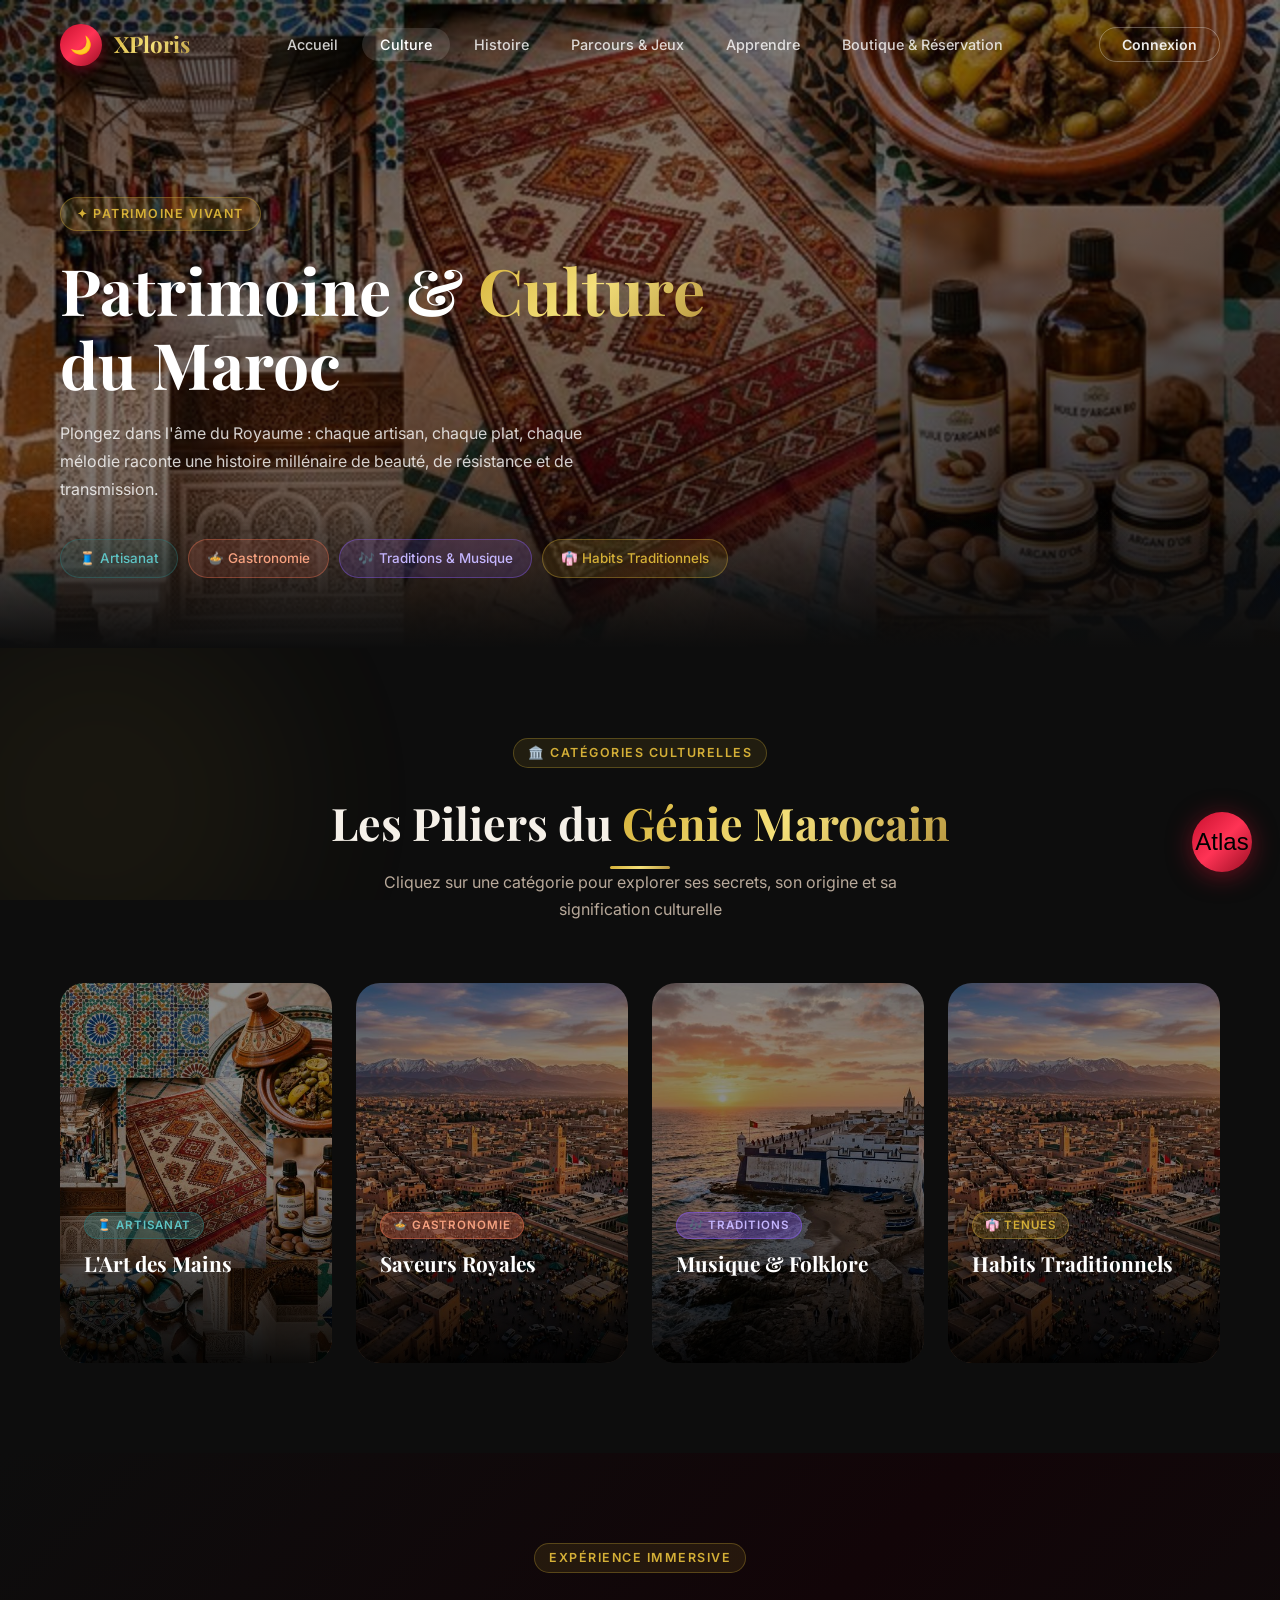
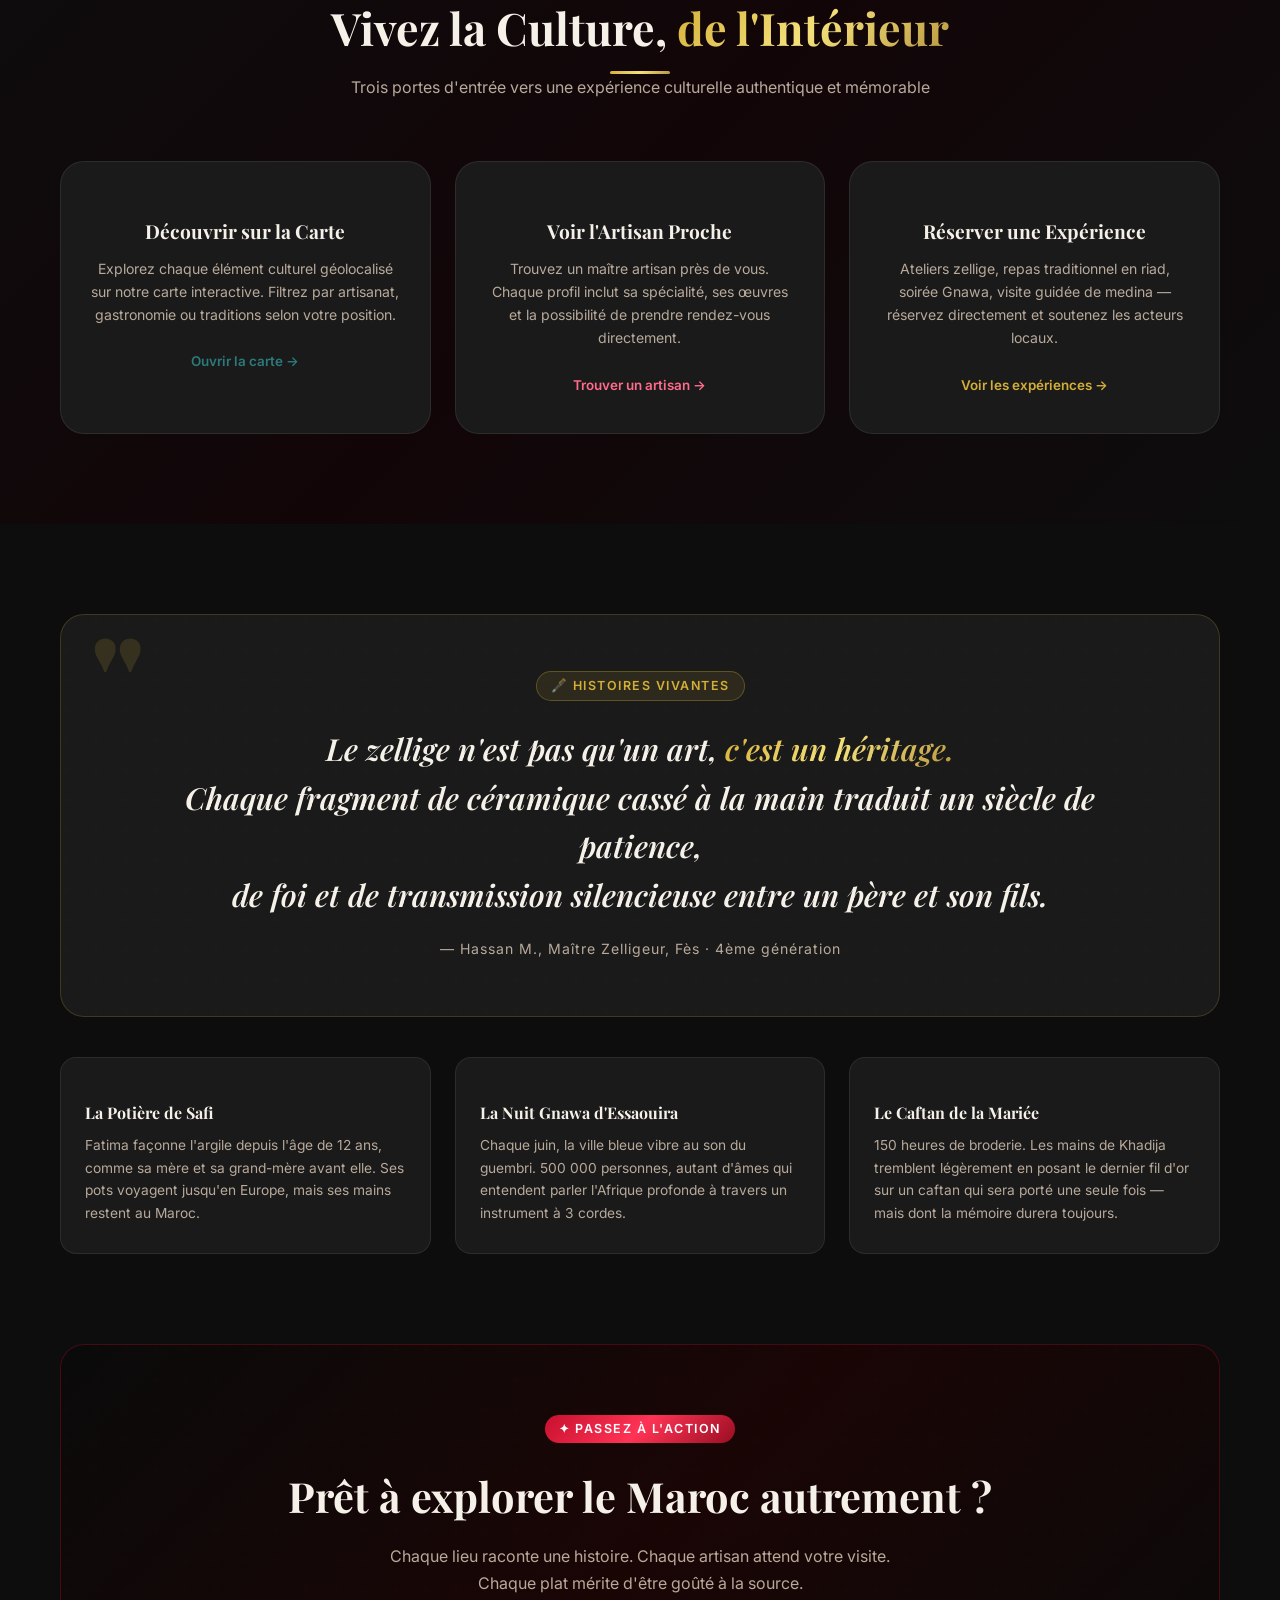
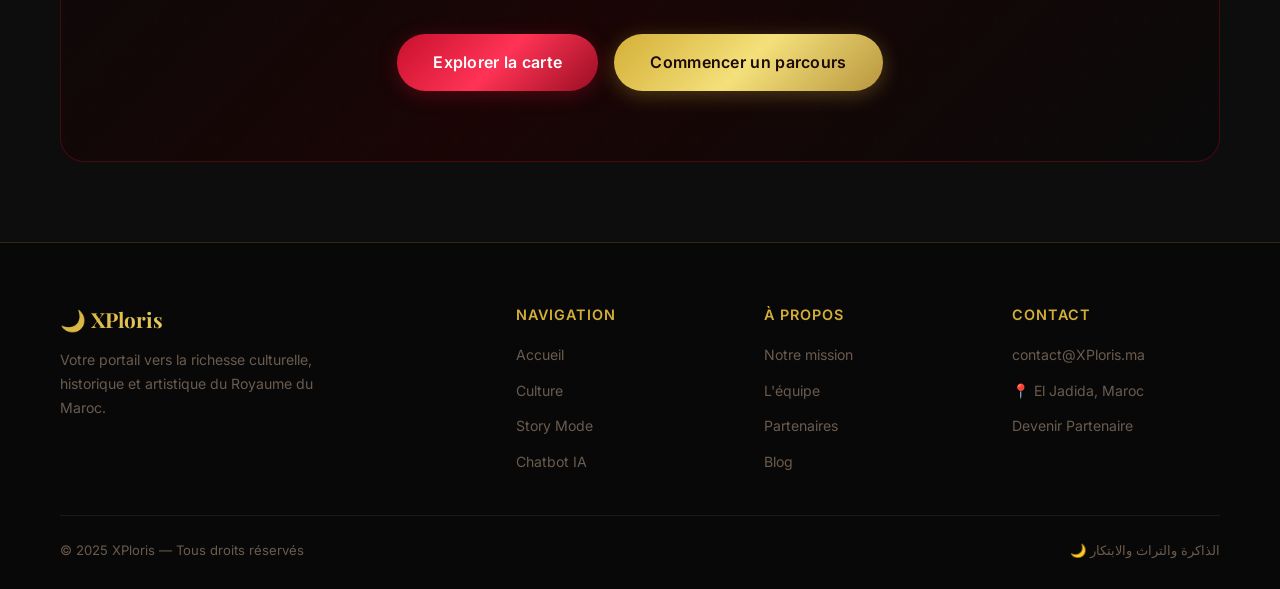
<file: culture.html>
<!DOCTYPE html>
<html lang="fr">
<head>
  <meta charset="UTF-8">
  <meta name="viewport" content="width=device-width, initial-scale=1.0">
  <title>Patrimoine & Culture du Maroc — XPloris</title>
  <meta name="description" content="Explorez le patrimoine culturel marocain : artisanat, gastronomie, traditions musicales et habits traditionnels.">
  <link rel="stylesheet" href="css/style.css">
  <style>
    .cult-hero {
      position: relative;
      min-height: 72vh;
      display: flex;
      flex-direction: column;
      justify-content: flex-end;
      overflow: hidden;
    }
    .cult-hero-bg {
      position: absolute; inset: 0;
      background: url('assets/images/culture.png') center/cover no-repeat;
      animation: heroZoom 18s ease-in-out infinite alternate;
    }
    @keyframes heroZoom { from{transform:scale(1.04)} to{transform:scale(1.1)} }
    .cult-hero-overlay {
      position: absolute; inset: 0;
      background: linear-gradient(160deg, rgba(0,0,0,.65) 0%, rgba(13,4,4,.5) 40%, rgba(0,0,0,.85) 100%);
    }
    .cult-hero-overlay::after {
      content:''; position:absolute; bottom:0; left:0; right:0; height:140px;
      background: linear-gradient(0deg, var(--bg-dark) 0%, transparent 100%);
    }
    .cult-hero-nav {
      position: relative; z-index: 20;
      display: flex; align-items: center; justify-content: space-between;
      padding: 28px 60px;
    }
    .cult-hero-nav .brand {
      display: flex; align-items: center; gap: 12px; text-decoration: none;
    }
    .cult-hero-nav .brand-icon {
      width: 42px; height: 42px; border-radius: 50%;
      background: var(--gradient-red); display: flex; align-items: center;
      justify-content: center; font-size: 1.1rem;
      box-shadow: 0 4px 14px rgba(200,16,46,.5);
    }
    .cult-hero-nav .brand-name {
      font-family: 'Playfair Display', serif; font-size: 1.4rem; font-weight: 700;
      background: var(--gradient-gold); -webkit-background-clip: text;
      -webkit-text-fill-color: transparent; background-clip: text;
    }
    .cult-hero-nav ul { display:flex; gap:6px; list-style:none; }
    .cult-hero-nav ul a {
      color: rgba(255,255,255,.8); text-decoration:none; font-size:.9rem;
      padding: 8px 18px; border-radius: 50px; transition: var(--transition);
    }
    .cult-hero-nav ul a:hover, .cult-hero-nav ul a.active { background:rgba(255,255,255,.12); color:white; }
    .cult-hero-content {
      position: relative; z-index: 10; padding: 0 60px 70px;
      max-width: 1300px; width: 100%;
    }
    .cult-hero-badge {
      display: inline-flex; align-items: center; gap: 8px;
      background: rgba(212,175,55,.15); border: 1px solid rgba(212,175,55,.35);
      color: var(--secondary); padding: 6px 16px; border-radius: 50px;
      font-size: .78rem; font-weight: 600; letter-spacing: 1.5px;
      text-transform: uppercase; margin-bottom: 22px;
    }
    .cult-hero-title {
      font-family: 'Playfair Display', serif;
      font-size: clamp(2.4rem, 5vw, 4rem); font-weight: 700;
      color: white; line-height: 1.15; margin-bottom: 18px;
    }
    .cult-hero-title .gold { background: var(--gradient-gold); -webkit-background-clip:text; -webkit-text-fill-color:transparent; background-clip:text; }
    .cult-hero-desc { color: rgba(255,255,255,.8); font-size:1rem; line-height:1.75; max-width:580px; margin-bottom:36px; }
    .cult-hero-tags { display:flex; gap:10px; flex-wrap:wrap; }
    .cult-tag {
      padding:8px 18px; border-radius:50px; font-size:.84rem; font-weight:500;
      border:1px solid; cursor:pointer; transition: var(--transition);
      text-decoration: none;
    }
    .cult-tag:hover { transform: translateY(-2px); }
    .ct-artisan { background:rgba(44,122,123,.15); border-color:rgba(44,122,123,.4); color:#5ec4c4; }
    .ct-gastro  { background:rgba(231,111,81,.15); border-color:rgba(231,111,81,.4); color:#f5a07f; }
    .ct-musique { background:rgba(139,92,246,.15); border-color:rgba(139,92,246,.4); color:#c4b5fd; }
    .ct-habit   { background:rgba(212,175,55,.15); border-color:rgba(212,175,55,.35); color:var(--secondary); }

    /* ---- CATEGORY CARDS ---- */
    .cat-section { padding: 90px 60px; max-width:1300px; margin:0 auto; }
    .cat-grid { display:grid; grid-template-columns:repeat(4,1fr); gap:24px; margin-top:56px; }
    .cat-card {
      position:relative; border-radius:var(--radius-lg); overflow:hidden;
      height:380px; cursor:pointer; transition:var(--transition);
    }
    .cat-card img { width:100%; height:100%; object-fit:cover; filter:brightness(.55); transition:transform .6s ease,filter .5s ease; }
    .cat-card:hover img { transform:scale(1.08); filter:brightness(.35); }
    .cat-card-body {
      position:absolute; bottom:0; left:0; right:0; padding:28px 24px;
      background:linear-gradient(0deg,rgba(0,0,0,.9) 0%,transparent 100%);
    }
    .cat-card-label {
      display:inline-block; padding:3px 12px; border-radius:50px;
      font-size:.72rem; font-weight:600; letter-spacing:1px; text-transform:uppercase; margin-bottom:8px;
    }
    .cat-card-title { font-family:'Playfair Display',serif; font-size:1.3rem; font-weight:700; color:white; margin-bottom:8px; }
    .cat-card-sub { color:rgba(255,255,255,.65); font-size:.84rem; line-height:1.5; max-height:0; overflow:hidden; transition:max-height .4s ease; }
    .cat-card:hover .cat-card-sub { max-height:80px; }
    .cat-card-btn {
      display:inline-flex; align-items:center; gap:6px; margin-top:14px;
      background:rgba(255,255,255,.15); border:1px solid rgba(255,255,255,.25);
      color:white; padding:8px 18px; border-radius:50px; font-size:.8rem;
      font-weight:600; cursor:pointer; backdrop-filter:blur(6px);
      opacity:0; transform:translateY(8px); transition:var(--transition);
    }
    .cat-card:hover .cat-card-btn { opacity:1; transform:translateY(0); }
    /* Label colors */
    .lbl-artisan { background:rgba(44,122,123,.35); border:1px solid rgba(44,122,123,.5); color:#5ec4c4; }
    .lbl-gastro  { background:rgba(231,111,81,.35); border:1px solid rgba(231,111,81,.5); color:#f5a07f; }
    .lbl-musique { background:rgba(139,92,246,.35); border:1px solid rgba(139,92,246,.5); color:#c4b5fd; }
    .lbl-habit   { background:rgba(212,175,55,.2); border:1px solid rgba(212,175,55,.4); color:var(--secondary); }

    /* ---- MODAL DETAIL ---- */
    .modal-overlay {
      position:fixed; inset:0; background:rgba(0,0,0,.85);
      backdrop-filter:blur(12px); z-index:1000; opacity:0;
      pointer-events:none; transition:opacity .3s ease;
      display:flex; align-items:center; justify-content:center; padding:24px;
    }
    .modal-overlay.open { opacity:1; pointer-events:all; }
    .modal-box {
      background:var(--bg-card); border:1px solid var(--border);
      border-radius:var(--radius-lg); max-width:860px; width:100%;
      max-height:90vh; overflow-y:auto; position:relative;
      transform:translateY(30px) scale(.97); transition:transform .35s ease;
    }
    .modal-overlay.open .modal-box { transform:translateY(0) scale(1); }
    .modal-hero { position:relative; height:280px; overflow:hidden; border-radius:var(--radius-lg) var(--radius-lg) 0 0; }
    .modal-hero img { width:100%; height:100%; object-fit:cover; filter:brightness(.6); }
    .modal-hero-text { position:absolute; bottom:24px; left:28px; right:28px; }
    .modal-close {
      position:absolute; top:16px; right:16px; background:rgba(0,0,0,.6);
      border:1px solid rgba(255,255,255,.2); color:white; width:36px; height:36px;
      border-radius:50%; font-size:1.1rem; cursor:pointer; display:flex;
      align-items:center; justify-content:center; transition:var(--transition);
      backdrop-filter:blur(6px); z-index:5;
    }
    .modal-close:hover { background:rgba(200,16,46,.6); }
    .modal-body { padding:32px; }
    .modal-meta { display:flex; gap:12px; flex-wrap:wrap; margin-bottom:20px; }
    .modal-meta-chip {
      display:inline-flex; align-items:center; gap:6px; padding:6px 14px;
      border-radius:50px; font-size:.78rem; font-weight:500; border:1px solid;
    }
    .mc-origine { background:rgba(212,175,55,.1); border-color:rgba(212,175,55,.3); color:var(--secondary); }
    .mc-category { background:rgba(200,16,46,.1); border-color:rgba(200,16,46,.3); color:#ff6b8a; }
    .modal-desc { color:var(--text-secondary); line-height:1.8; margin-bottom:20px; font-size:.95rem; }
    .modal-signif-title { font-family:'Playfair Display',serif; font-size:1rem; font-weight:700; margin-bottom:10px; color:var(--secondary); }
    .modal-signif { color:var(--text-secondary); font-size:.9rem; line-height:1.7; padding:16px 20px; background:rgba(212,175,55,.05); border-left:3px solid var(--secondary); border-radius:0 8px 8px 0; margin-bottom:24px; }
    .modal-audio { display:flex; align-items:center; gap:12px; background:rgba(255,255,255,.04); border:1px solid var(--border-light); padding:14px 18px; border-radius:var(--radius); margin-bottom:24px; }
    .modal-audio-btn { background:var(--gradient-red); border:none; color:white; width:38px; height:38px; border-radius:50%; cursor:pointer; display:flex; align-items:center; justify-content:center; font-size:.9rem; flex-shrink:0; }
    .modal-audio-label { font-size:.85rem; color:var(--text-secondary); }
    .modal-actions { display:flex; gap:12px; flex-wrap:wrap; }

    /* ---- IMMERSIVE SECTION ---- */
    .immersive-section {
      padding: 90px 60px;
      background: linear-gradient(135deg, #0D0D0D 0%, #120508 50%, #0D0D0D 100%);
    }
    .immersive-grid { max-width:1200px; margin:56px auto 0; display:grid; grid-template-columns:repeat(3,1fr); gap:24px; }
    .immersive-card {
      background:var(--bg-card); border:1px solid var(--border-light);
      border-radius:var(--radius-lg); padding:36px 28px; text-align:center;
      cursor:pointer; transition:var(--transition); position:relative; overflow:hidden;
    }
    .immersive-card::before {
      content:''; position:absolute; inset:0;
      background:var(--ic-grad, linear-gradient(135deg,rgba(44,122,123,.08),transparent));
      opacity:0; transition:var(--transition);
    }
    .immersive-card:hover::before { opacity:1; }
    .immersive-card:hover { border-color:var(--ic-border,rgba(44,122,123,.4)); transform:translateY(-7px); box-shadow:0 24px 60px rgba(0,0,0,.4); }
    .ic-map  { --ic-grad:linear-gradient(135deg,rgba(44,122,123,.1),transparent); --ic-border:rgba(44,122,123,.4); }
    .ic-art  { --ic-grad:linear-gradient(135deg,rgba(200,16,46,.08),transparent); --ic-border:rgba(200,16,46,.4); }
    .ic-book { --ic-grad:linear-gradient(135deg,rgba(212,175,55,.1),transparent); --ic-border:rgba(212,175,55,.35); }
    .immersive-icon { font-size:2.8rem; margin-bottom:18px; display:block; }
    .immersive-title { font-family:'Playfair Display',serif; font-size:1.2rem; font-weight:700; margin-bottom:10px; }
    .immersive-desc  { color:var(--text-secondary); font-size:.88rem; line-height:1.65; margin-bottom:22px; }
    .immersive-link  { display:inline-flex; align-items:center; gap:6px; font-size:.84rem; font-weight:600; text-decoration:none; transition:var(--transition); }
    .ic-map  .immersive-link { color:var(--accent); }
    .ic-art  .immersive-link { color:#ff6b8a; }
    .ic-book .immersive-link { color:var(--secondary); }
    .immersive-link:hover { letter-spacing:.5px; }

    /* ---- STORYTELLING ---- */
    .story-section { padding:90px 60px; max-width:1300px; margin:0 auto; }
    .story-quote {
      position:relative; background:var(--bg-card);
      border:1px solid rgba(212,175,55,.2); border-radius:var(--radius-lg);
      padding:56px 60px; text-align:center; overflow:hidden;
    }
    .story-quote .arabesque-pattern { opacity:.1; }
    .story-quote-mark {
      font-family:'Playfair Display',serif; font-size:8rem; line-height:.7;
      color:rgba(212,175,55,.15); position:absolute; top:20px; left:30px;
      font-weight:900; pointer-events:none;
    }
    .story-text {
      font-family:'Playfair Display',serif;
      font-size:clamp(1.3rem,2.5vw,1.9rem); font-weight:600;
      color:var(--text-primary); line-height:1.6; position:relative; z-index:2;
      margin-bottom:18px; font-style:italic;
    }
    .story-text .gold { background:var(--gradient-gold); -webkit-background-clip:text; -webkit-text-fill-color:transparent; background-clip:text; }
    .story-author { color:var(--text-secondary); font-size:.88rem; letter-spacing:1px; position:relative; z-index:2; }
    .story-cards { display:grid; grid-template-columns:repeat(3,1fr); gap:24px; margin-top:40px; }
    .story-card {
      background:var(--bg-card); border:1px solid var(--border-light);
      border-radius:var(--radius); padding:28px 24px; transition:var(--transition);
    }
    .story-card:hover { border-color:rgba(212,175,55,.3); transform:translateY(-4px); }
    .story-card-emoji { font-size:2rem; margin-bottom:14px; display:block; }
    .story-card-title { font-family:'Playfair Display',serif; font-size:1rem; font-weight:700; margin-bottom:8px; }
    .story-card-text { color:var(--text-secondary); font-size:.86rem; line-height:1.65; }

    /* ---- CTA SECTION ---- */
    .cult-cta {
      margin:0 60px 80px; border-radius:var(--radius-lg);
      background:linear-gradient(135deg,#0A0A0A 0%,#1A0505 50%,#0A0A0A 100%);
      border:1px solid rgba(200,16,46,.3); padding:70px 60px;
      text-align:center; position:relative; overflow:hidden;
    }
    .cult-cta .arabesque-pattern { opacity:.2; }
    .cult-cta-title {
      font-family:'Playfair Display',serif; font-size:clamp(1.6rem,3.5vw,2.6rem);
      font-weight:700; margin-bottom:14px; position:relative; z-index:2;
    }
    .cult-cta-desc { color:var(--text-secondary); max-width:560px; margin:0 auto 36px; line-height:1.7; position:relative; z-index:2; }
    .cult-cta-btns { display:flex; gap:16px; justify-content:center; flex-wrap:wrap; position:relative; z-index:2; }

    /* ---- FOOTER ---- */
    .cult-footer { background:#080808; border-top:1px solid var(--border); padding:60px 60px 28px; }
    .cult-footer-grid { max-width:1200px; margin:0 auto; display:grid; grid-template-columns:2fr 1fr 1fr 1fr; gap:40px; margin-bottom:40px; }

    /* ---- CHATBOT ---- */
    .chatbot-float { position:fixed; bottom:28px; right:28px; z-index:500; }
    .chatbot-btn {
      width:60px; height:60px; border-radius:50%; background:var(--gradient-red);
      border:none; cursor:pointer; display:flex; align-items:center; justify-content:center;
      font-size:1.5rem; box-shadow:0 4px 24px rgba(200,16,46,.5);
      transition:var(--transition); animation:pulse 2s infinite;
    }
    .chatbot-btn:hover { transform:scale(1.1); }

    @media(max-width:1024px) {
      .cult-hero-nav,.cult-hero-content { padding-left:32px; padding-right:32px; }
      .cat-section,.immersive-section,.story-section { padding:70px 32px; }
      .cat-grid { grid-template-columns:repeat(2,1fr); }
      .immersive-grid,.story-cards { grid-template-columns:1fr; }
      .cult-cta { margin:0 32px 60px; padding:50px 32px; }
      .cult-footer,.cult-footer-grid { padding-left:32px; padding-right:32px; }
    }
    @media(max-width:768px) {
      .cult-hero-nav ul { display:none; }
      .cat-grid { grid-template-columns:1fr; }
      .story-cards { grid-template-columns:1fr; }
      .cult-footer-grid { grid-template-columns:1fr 1fr; }
    }
  </style>
</head>
<body>

<div class="geo-bg">
  <div class="geo-circle geo-circle-1"></div>
  <div class="geo-circle geo-circle-2"></div>
</div>

<!-- ================================================
     1. HERO
================================================ -->
<section class="cult-hero" id="top">
  <div class="cult-hero-bg"></div>
  <div class="cult-hero-overlay"></div>

  <nav class="unified-nav" id="main-nav">
    <a href="index.html" class="brand">
      <div class="brand-icon">🌙</div>
      <span class="brand-name">XPloris</span>
    </a>
    <ul>
      <li><a href="index.html">Accueil</a></li>
      <li><a href="culture.html" class="active">Culture</a></li>
      <li><a href="histoire.html">Histoire</a></li>
      <li><a href="parcours.html">Parcours & Jeux</a></li>
      <li><a href="learn.html">Apprendre</a></li>
      <li><a href="booking.html">Boutique & Réservation</a></li>
    </ul>
    <div>
      <a href="login.html" class="nav-auth-btn">Connexion</a>
    </div>
  </nav>

  <div class="cult-hero-content animate-fade-up">
    <div class="cult-hero-badge">✦ Patrimoine Vivant</div>
    <h1 class="cult-hero-title">Patrimoine & <span class="gold">Culture</span><br>du Maroc</h1>
    <p class="cult-hero-desc">Plongez dans l'âme du Royaume : chaque artisan, chaque plat, chaque mélodie raconte une histoire millénaire de beauté, de résistance et de transmission.</p>
    <div class="cult-hero-tags">
      <a href="#artisanat" class="cult-tag ct-artisan" onclick="openModal('artisanat')">🧵 Artisanat</a>
      <a href="#gastronomie" class="cult-tag ct-gastro" onclick="openModal('gastronomie')">🍲 Gastronomie</a>
      <a href="#musique" class="cult-tag ct-musique" onclick="openModal('musique')">🎶 Traditions & Musique</a>
      <a href="#habits" class="cult-tag ct-habit" onclick="openModal('habits')">👘 Habits Traditionnels</a>
    </div>
  </div>
</section>

<!-- ================================================
     2. CATÉGORIES CULTURELLES
================================================ -->
<section class="cat-section" id="categories">
  <div class="section-header animate-fade-up">
    <div class="section-badge">🏛️ Catégories Culturelles</div>
    <h2 class="section-title" style="margin-top:14px;">Les Piliers du <span class="gold">Génie Marocain</span></h2>
    <div class="divider"></div>
    <p class="section-desc">Cliquez sur une catégorie pour explorer ses secrets, son origine et sa signification culturelle</p>
  </div>

  <div class="cat-grid">
    <!-- Artisanat -->
    <div class="cat-card animate-fade-up" onclick="openModal('artisanat')">
      <img src="assets/images/culture.png" alt="Artisanat marocain">
      <div class="cat-card-body">
        <span class="cat-card-label lbl-artisan">🧵 Artisanat</span>
        <div class="cat-card-title">L'Art des Mains</div>
        <p class="cat-card-sub">Zellige, poterie, dinanderie, maroquinerie — un savoir-faire millénaire transmis de père en fils.</p>
        <button class="cat-card-btn">Explorer →</button>
      </div>
    </div>
    <!-- Gastronomie -->
    <div class="cat-card animate-fade-up" onclick="openModal('gastronomie')">
      <img src="assets/images/marrakech.png" alt="Gastronomie marocaine">
      <div class="cat-card-body">
        <span class="cat-card-label lbl-gastro">🍲 Gastronomie</span>
        <div class="cat-card-title">Saveurs Royales</div>
        <p class="cat-card-sub">Tajine, couscous, pastilla, thé à la menthe — la cuisine marocaine, un voyage sensoriel incomparable.</p>
        <button class="cat-card-btn">Explorer →</button>
      </div>
    </div>
    <!-- Musique -->
    <div class="cat-card animate-fade-up" onclick="openModal('musique')">
      <img src="assets/images/el_jadida.png" alt="Traditions musicales">
      <div class="cat-card-body">
        <span class="cat-card-label lbl-musique">🎶 Traditions</span>
        <div class="cat-card-title">Musique & Folklore</div>
        <p class="cat-card-sub">Gnawa, Andalou, Ahouach berbère — chaque rythme est une prière, une histoire, une identité.</p>
        <button class="cat-card-btn">Explorer →</button>
      </div>
    </div>
    <!-- Habits -->
    <div class="cat-card animate-fade-up" onclick="openModal('habits')">
      <img src="assets/images/marrakech.png" alt="Habits traditionnels">
      <div class="cat-card-body">
        <span class="cat-card-label lbl-habit">👘 Tenues</span>
        <div class="cat-card-title">Habits Traditionnels</div>
        <p class="cat-card-sub">Djellaba, caftan, haïk, burnous — chaque habit raconte une région, une époque et une fierté.</p>
        <button class="cat-card-btn">Explorer →</button>
      </div>
    </div>
  </div>
</section>

<!-- ================================================
     3. MODALS DE DÉTAIL
================================================ -->

<!-- MODAL: ARTISANAT -->
<div class="modal-overlay" id="modal-artisanat" onclick="closeModalIfOutside(event,'artisanat')">
  <div class="modal-box">
    <div class="modal-hero">
      <img src="assets/images/culture.png" alt="Artisanat marocain">
      <button class="modal-close" onclick="closeModal('artisanat')">✕</button>
      <div class="modal-hero-text">
        <span class="cat-card-label lbl-artisan" style="margin-bottom:8px;display:inline-block;">🧵 Artisanat</span>
        <h2 style="font-family:'Playfair Display',serif;font-size:1.8rem;font-weight:700;color:white;">L'Art des Mains Marocaines</h2>
      </div>
    </div>
    <div class="modal-body">
      <div class="modal-meta">
        <span class="modal-meta-chip mc-origine">📍 National — Fès, Marrakech, Safi</span>
        <span class="modal-meta-chip mc-category">🏛️ Patrimoine Immatériel</span>
      </div>
      <p class="modal-desc">L'artisanat marocain est l'une des expressions les plus riches du patrimoine du Royaume. Du zellige de Fès aux tapis berbères de Beni Ourain, en passant par la poterie de Safi et la dinanderie de Marrakech — chaque pièce est une œuvre unique créée à la main selon des techniques transmises depuis des siècles.</p>
      <div class="modal-signif-title">✦ Signification culturelle</div>
      <div class="modal-signif">L'artisanat n'est pas qu'une activité économique au Maroc — c'est un langage. Les motifs géométriques du zellige représentent l'infini divin. Les broderies d'or (sfifa) des caftans racontent le statut social. Chaque geste de l'artisan est un acte de transmission culturelle.</div>
      <div class="modal-audio">
        <button class="modal-audio-btn" onclick="alert('🎧 Capsule audio : Le maître zelligeur de Fès raconte son art...')">▶</button>
        <div>
          <div style="font-size:.88rem;color:var(--text-primary);font-weight:500;">🎧 Capsule Audio</div>
          <div class="modal-audio-label">Écouter un maître artisan de Fès (2 min)</div>
        </div>
      </div>
      <div style="display:grid;grid-template-columns:repeat(3,1fr);gap:12px;margin-bottom:24px;">
        <div style="background:rgba(255,255,255,.04);border:1px solid var(--border-light);border-radius:var(--radius);padding:14px;text-align:center;">
          <div style="font-size:1.5rem;margin-bottom:6px;">🔷</div>
          <div style="font-size:.82rem;font-weight:600;color:var(--text-primary);">Zellige</div>
          <div style="font-size:.75rem;color:var(--text-secondary);">Fès</div>
        </div>
        <div style="background:rgba(255,255,255,.04);border:1px solid var(--border-light);border-radius:var(--radius);padding:14px;text-align:center;">
          <div style="font-size:1.5rem;margin-bottom:6px;">🏺</div>
          <div style="font-size:.82rem;font-weight:600;color:var(--text-primary);">Poterie</div>
          <div style="font-size:.75rem;color:var(--text-secondary);">Safi</div>
        </div>
        <div style="background:rgba(255,255,255,.04);border:1px solid var(--border-light);border-radius:var(--radius);padding:14px;text-align:center;">
          <div style="font-size:1.5rem;margin-bottom:6px;">👜</div>
          <div style="font-size:.82rem;font-weight:600;color:var(--text-primary);">Maroquinerie</div>
          <div style="font-size:.75rem;color:var(--text-secondary);">Fès</div>
        </div>
      </div>
      <div class="modal-actions">
        <a href="index.html#map-preview" class="btn btn-primary btn-sm">🗺️ Voir sur la carte</a>
        <button class="btn btn-outline btn-sm" onclick="alert('Redirection vers la liste des artisans proches...')">🧵 Voir l'artisan proche</button>
        <button class="btn btn-gold btn-sm" onclick="alert('Redirection vers la réservation d\'un atelier artisanal...')">📅 Réserver un atelier</button>
      </div>
    </div>
  </div>
</div>

<!-- MODAL: GASTRONOMIE -->
<div class="modal-overlay" id="modal-gastronomie" onclick="closeModalIfOutside(event,'gastronomie')">
  <div class="modal-box">
    <div class="modal-hero">
      <img src="assets/images/marrakech.png" alt="Gastronomie marocaine">
      <button class="modal-close" onclick="closeModal('gastronomie')">✕</button>
      <div class="modal-hero-text">
        <span class="cat-card-label lbl-gastro" style="margin-bottom:8px;display:inline-block;">🍲 Gastronomie</span>
        <h2 style="font-family:'Playfair Display',serif;font-size:1.8rem;font-weight:700;color:white;">Saveurs Royales du Maroc</h2>
      </div>
    </div>
    <div class="modal-body">
      <div class="modal-meta">
        <span class="modal-meta-chip mc-origine">📍 National — Fès, Marrakech, Meknès</span>
        <span class="modal-meta-chip mc-category">🍽️ Patrimoine Culinaire UNESCO</span>
      </div>
      <p class="modal-desc">La cuisine marocaine est reconnue comme l'une des plus riches et des plus variées du monde. Influencée par les civilisations amazighe, arabe, andalouse, et méditerranéenne, elle est un véritable voyage des sens à travers les épices, les textures et les saveurs ancestrales.</p>
      <div class="modal-signif-title">✦ Signification culturelle</div>
      <div class="modal-signif">La table marocaine est avant tout un espace de partage et d'hospitalité. Servir un thé à la menthe est un acte sacré d'accueil. Le couscous du vendredi réunit la famille autour d'un plat unique, symbole d'unité et de bénédiction. La cuisine est transmise oralement, de mère en fille, comme un code culturel vivant.</div>
      <div class="modal-audio">
        <button class="modal-audio-btn" onclick="alert('🎧 Capsule audio : Une cuisinière de Fès raconte le couscous du vendredi...')">▶</button>
        <div>
          <div style="font-size:.88rem;color:var(--text-primary);font-weight:500;">🎧 Capsule Audio</div>
          <div class="modal-audio-label">Secrets d'une cuisine marocaine traditionnelle (2 min)</div>
        </div>
      </div>
      <div style="display:grid;grid-template-columns:repeat(3,1fr);gap:12px;margin-bottom:24px;">
        <div style="background:rgba(255,255,255,.04);border:1px solid var(--border-light);border-radius:var(--radius);padding:14px;text-align:center;"><div style="font-size:1.5rem;margin-bottom:6px;">🏺</div><div style="font-size:.82rem;font-weight:600;">Tajine</div><div style="font-size:.75rem;color:var(--text-secondary);">National</div></div>
        <div style="background:rgba(255,255,255,.04);border:1px solid var(--border-light);border-radius:var(--radius);padding:14px;text-align:center;"><div style="font-size:1.5rem;margin-bottom:6px;">🌾</div><div style="font-size:.82rem;font-weight:600;">Couscous</div><div style="font-size:.75rem;color:var(--text-secondary);">UNESCO 2020</div></div>
        <div style="background:rgba(255,255,255,.04);border:1px solid var(--border-light);border-radius:var(--radius);padding:14px;text-align:center;"><div style="font-size:1.5rem;margin-bottom:6px;">🍵</div><div style="font-size:.82rem;font-weight:600;">Thé Menthe</div><div style="font-size:.75rem;color:var(--text-secondary);">Berbère</div></div>
      </div>
      <div class="modal-actions">
        <a href="index.html#map-preview" class="btn btn-primary btn-sm">🗺️ Voir sur la carte</a>
        <button class="btn btn-gold btn-sm" onclick="alert('Réservation d\'un repas traditionnel en cours...')">🍽️ Réserver un repas</button>
      </div>
    </div>
  </div>
</div>
<div class="modal-overlay" id="modal-musique" onclick="closeModalIfOutside(event,'musique')">
  <div class="modal-box">
    <div class="modal-hero">
      <img src="assets/images/el_jadida.png" alt="Musique et traditions">
      <button class="modal-close" onclick="closeModal('musique')">✕</button>
      <div class="modal-hero-text">
        <span class="cat-card-label lbl-musique" style="margin-bottom:8px;display:inline-block;">🎶 Traditions</span>
        <h2 style="font-family:'Playfair Display',serif;font-size:1.8rem;font-weight:700;color:white;">Musique & Traditions Vivantes</h2>
      </div>
    </div>
    <div class="modal-body">
      <div class="modal-meta">
        <span class="modal-meta-chip mc-origine">📍 Marrakech, Essaouira, Atlas</span>
        <span class="modal-meta-chip mc-category">🎵 Patrimoine Immatériel UNESCO</span>
      </div>
      <p class="modal-desc">La musique marocaine est un miroir de l'histoire du pays — mélange de rythmes africains, de mélodies andalouses et de chants berbères. Des Lila gnawa aux noubas andalouses, chaque tradition musicale porte en elle un territoire, une communauté et une spiritualité unique.</p>
      <div class="modal-signif-title">✦ Signification culturelle</div>
      <div class="modal-signif">La musique Gnawa (UNESCO 2019) est bien plus qu'un art — c'est une cérémonie de guérison spirituelle. Les femmes berbères du Haut-Atlas utilisent l'Ahouach comme langage collectif lors des célébrations villageoises. La musique andalouse de Fès conserve vivante la mémoire de l'Espagne médiévale.</div>
      <div class="modal-audio">
        <button class="modal-audio-btn" onclick="alert('🎵 Lancement de la capsule : Sons du Malhoune et Gnawa d\'Essaouira...')">▶</button>
        <div>
          <div style="font-size:.88rem;color:var(--text-primary);font-weight:500;">🎵 Capsule Musicale</div>
          <div class="modal-audio-label">Écouter un fragment de Gnawa & Ahouach (3 min)</div>
        </div>
      </div>
      <div style="display:grid;grid-template-columns:repeat(3,1fr);gap:12px;margin-bottom:24px;">
        <div style="background:rgba(255,255,255,.04);border:1px solid var(--border-light);border-radius:var(--radius);padding:14px;text-align:center;"><div style="font-size:1.5rem;margin-bottom:6px;">🥁</div><div style="font-size:.82rem;font-weight:600;">Gnawa</div><div style="font-size:.75rem;color:var(--text-secondary);">Marrakech</div></div>
        <div style="background:rgba(255,255,255,.04);border:1px solid var(--border-light);border-radius:var(--radius);padding:14px;text-align:center;"><div style="font-size:1.5rem;margin-bottom:6px;">🎼</div><div style="font-size:.82rem;font-weight:600;">Andalou</div><div style="font-size:.75rem;color:var(--text-secondary);">Fès</div></div>
        <div style="background:rgba(255,255,255,.04);border:1px solid var(--border-light);border-radius:var(--radius);padding:14px;text-align:center;"><div style="font-size:1.5rem;margin-bottom:6px;">💃</div><div style="font-size:.82rem;font-weight:600;">Ahouach</div><div style="font-size:.75rem;color:var(--text-secondary);">Atlas</div></div>
      </div>
      <div class="modal-actions">
        <a href="index.html#map-preview" class="btn btn-primary btn-sm">🗺️ Voir sur la carte</a>
        <button class="btn btn-outline btn-sm" onclick="alert('Immersion : festival Gnawa d\'Essaouira...')">🎵 Voir une expérience</button>
      </div>
    </div>
  </div>
</div>

<!-- MODAL: HABITS -->
<div class="modal-overlay" id="modal-habits" onclick="closeModalIfOutside(event,'habits')">
  <div class="modal-box">
    <div class="modal-hero">
      <img src="assets/images/marrakech.png" alt="Habits traditionnels">
      <button class="modal-close" onclick="closeModal('habits')">✕</button>
      <div class="modal-hero-text">
        <span class="cat-card-label lbl-habit" style="margin-bottom:8px;display:inline-block;">👘 Tenues</span>
        <h2 style="font-family:'Playfair Display',serif;font-size:1.8rem;font-weight:700;color:white;">Habits Traditionnels Marocains</h2>
      </div>
    </div>
    <div class="modal-body">
      <div class="modal-meta">
        <span class="modal-meta-chip mc-origine">📍 National — Fès, Marrakech, Tétouan</span>
        <span class="modal-meta-chip mc-category">👘 Patrimoine Vestimentaire</span>
      </div>
      <p class="modal-desc">Le costume traditionnel marocain est une œuvre d'art portée. Djellaba en laine pour l'hiver, caftan de soie brodé d'or pour les fêtes, haïk blanc des femmes du Nord, burnous des tribus du Sahara — chaque tenue parle d'une région, d'un statut, d'une identité profonde.</p>
      <div class="modal-signif-title">✦ Signification culturelle</div>
      <div class="modal-signif">Porter un caftan lors d'une cérémonie au Maroc est un acte identitaire fort. La broderie Fassi (de Fès) avec ses fils d'or représente la sophistication andalouse. Les motifs berbères des robes amazighes sont un alphabet visuel — chaque symbole géométrique raconte la nature, la fertilité ou la protection contre le mauvais œil.</div>
      <div class="modal-audio">
        <button class="modal-audio-btn" onclick="alert('🎧 Capsule : Une couturière de Tétouan raconte la tradition du caftan...')">▶</button>
        <div>
          <div style="font-size:.88rem;color:var(--text-primary);font-weight:500;">🎧 Capsule Audio</div>
          <div class="modal-audio-label">La couturière de Tétouan et l'art du caftan (2 min)</div>
        </div>
      </div>
      <div style="display:grid;grid-template-columns:repeat(3,1fr);gap:12px;margin-bottom:24px;">
        <div style="background:rgba(255,255,255,.04);border:1px solid var(--border-light);border-radius:var(--radius);padding:14px;text-align:center;"><div style="font-size:1.5rem;margin-bottom:6px;">👘</div><div style="font-size:.82rem;font-weight:600;">Caftan</div><div style="font-size:.75rem;color:var(--text-secondary);">Fès</div></div>
        <div style="background:rgba(255,255,255,.04);border:1px solid var(--border-light);border-radius:var(--radius);padding:14px;text-align:center;"><div style="font-size:1.5rem;margin-bottom:6px;">🧥</div><div style="font-size:.82rem;font-weight:600;">Djellaba</div><div style="font-size:.75rem;color:var(--text-secondary);">National</div></div>
        <div style="background:rgba(255,255,255,.04);border:1px solid var(--border-light);border-radius:var(--radius);padding:14px;text-align:center;"><div style="font-size:1.5rem;margin-bottom:6px;">🪬</div><div style="font-size:.82rem;font-weight:600;">Burnous</div><div style="font-size:.75rem;color:var(--text-secondary);">Sahara</div></div>
      </div>
      <div class="modal-actions">
        <a href="index.html#map-preview" class="btn btn-primary btn-sm">🗺️ Voir sur la carte</a>
        <button class="btn btn-gold btn-sm" onclick="alert('Atelier confection caftan — Tétouan...')">📅 Réserver un atelier</button>
      </div>
    </div>
  </div>
</div>
<section class="immersive-section" id="immersive">
  <div style="max-width:1200px;margin:0 auto;">
    <div class="section-header animate-fade-up">
      <div class="section-badge"> Expérience Immersive</div>
      <h2 class="section-title" style="margin-top:14px;">Vivez la Culture, <span class="gold">de l'Intérieur</span></h2>
      <div class="divider"></div>
      <p class="section-desc">Trois portes d'entrée vers une expérience culturelle authentique et mémorable</p>
    </div>
  </div>
  <div class="immersive-grid">
    <div class="immersive-card ic-map animate-fade-up" onclick="window.location.href='index.html#map-preview'">
      <span class="immersive-icon"></span>
      <div class="immersive-title">Découvrir sur la Carte</div>
      <p class="immersive-desc">Explorez chaque élément culturel géolocalisé sur notre carte interactive. Filtrez par artisanat, gastronomie ou traditions selon votre position.</p>
      <a href="index.html#map-preview" class="immersive-link">Ouvrir la carte →</a>
    </div>
    <div class="immersive-card ic-art animate-fade-up" onclick="alert('Recherche des artisans locaux autour de vous...')">
      <span class="immersive-icon"></span>
      <div class="immersive-title">Voir l'Artisan Proche</div>
      <p class="immersive-desc">Trouvez un maître artisan près de vous. Chaque profil inclut sa spécialité, ses œuvres et la possibilité de prendre rendez-vous directement.</p>
      <a href="#" class="immersive-link" onclick="alert('Artisans proches : recherche en cours...')">Trouver un artisan →</a>
    </div>
    <div class="immersive-card ic-book animate-fade-up" onclick="alert('Catalogue des expériences locales...')">
      <span class="immersive-icon"></span>
      <div class="immersive-title">Réserver une Expérience</div>
      <p class="immersive-desc">Ateliers zellige, repas traditionnel en riad, soirée Gnawa, visite guidée de medina — réservez directement et soutenez les acteurs locaux.</p>
      <a href="#" class="immersive-link" onclick="alert('Ouverture du catalogue d\'expériences...')">Voir les expériences →</a>
    </div>
  </div>
</section>
<section class="story-section" id="storytelling">
  <div class="story-quote animate-fade-up">
    <div class="arabesque-pattern"></div>
    <div class="story-quote-mark">"</div>
    <div class="section-badge" style="position:relative;z-index:2;margin-bottom:24px;">🖋️ Histoires Vivantes</div>
    <p class="story-text">
      Le zellige n'est pas qu'un art, <span class="gold">c'est un héritage.</span><br>
      Chaque fragment de céramique cassé à la main traduit un siècle de patience,<br>de foi et de transmission silencieuse entre un père et son fils.
    </p>
    <div class="story-author">— Hassan M., Maître Zelligeur, Fès · 4ème génération</div>
  </div>

  <div class="story-cards" style="margin-top:40px;">
    <div class="story-card animate-fade-up">
      <span class="story-card-emoji"></span>
      <div class="story-card-title">La Potière de Safi</div>
      <p class="story-card-text">Fatima façonne l'argile depuis l'âge de 12 ans, comme sa mère et sa grand-mère avant elle. Ses pots voyagent jusqu'en Europe, mais ses mains restent au Maroc.</p>
    </div>
    <div class="story-card animate-fade-up">
      <span class="story-card-emoji"></span>
      <div class="story-card-title">La Nuit Gnawa d'Essaouira</div>
      <p class="story-card-text">Chaque juin, la ville bleue vibre au son du guembri. 500 000 personnes, autant d'âmes qui entendent parler l'Afrique profonde à travers un instrument à 3 cordes.</p>
    </div>
    <div class="story-card animate-fade-up">
      <span class="story-card-emoji"></span>
      <div class="story-card-title">Le Caftan de la Mariée</div>
      <p class="story-card-text">150 heures de broderie. Les mains de Khadija tremblent légèrement en posant le dernier fil d'or sur un caftan qui sera porté une seule fois — mais dont la mémoire durera toujours.</p>
    </div>
  </div>
</section>
<div class="cult-cta animate-fade-up">
  <div class="arabesque-pattern"></div>
  <div class="section-badge" style="position:relative;z-index:2;background:var(--gradient-red);color:white;border:none;margin-bottom:20px;">✦ Passez à l'Action</div>
  <h2 class="cult-cta-title">Prêt à <span class="gold">explorer le Maroc</span> autrement ?</h2>
  <p class="cult-cta-desc">Chaque lieu raconte une histoire. Chaque artisan attend votre visite. Chaque plat mérite d'être goûté à la source.</p>
  <div class="cult-cta-btns">
    <a href="index.html#map-preview" class="btn btn-primary btn-lg" style="display:inline-flex;gap:10px;align-items:center;">
       Explorer la carte
    </a>
    <a href="learn.html" class="btn btn-gold btn-lg" style="display:inline-flex;gap:10px;align-items:center;">
       Commencer un parcours
    </a>
  </div>
</div>
<footer class="cult-footer">
  <div class="cult-footer-grid">
    <div>
      <div style="font-family:'Playfair Display',serif;font-size:1.3rem;font-weight:700;background:var(--gradient-gold);-webkit-background-clip:text;-webkit-text-fill-color:transparent;background-clip:text;">🌙 XPloris</div>
      <p class="footer-desc" style="margin-top:12px;max-width:280px;">Votre portail vers la richesse culturelle, historique et artistique du Royaume du Maroc.</p>
    </div>
    <div>
      <div class="footer-heading">Navigation</div>
      <ul class="footer-links">
        <li><a href="index.html">Accueil</a></li>
        <li><a href="culture.html">Culture</a></li>
        <li><a href="learn.html">Story Mode</a></li>
        <li><a href="chatbot.html">Chatbot IA</a></li>
      </ul>
    </div>
    <div>
      <div class="footer-heading">À Propos</div>
      <ul class="footer-links">
        <li><a href="#">Notre mission</a></li>
        <li><a href="#">L'équipe</a></li>
        <li><a href="#">Partenaires</a></li>
        <li><a href="#">Blog</a></li>
      </ul>
    </div>
    <div>
      <div class="footer-heading">Contact</div>
      <ul class="footer-links">
        <li><a href="mailto:contact@XPloris.ma">contact@XPloris.ma</a></li>
        <li><a href="#">📍 El Jadida, Maroc</a></li>
        <li><a href="#"> Devenir Partenaire</a></li>
      </ul>
    </div>
  </div>
  <div style="max-width:1200px;margin:0 auto;padding-top:24px;border-top:1px solid var(--border-light);display:flex;justify-content:space-between;align-items:center;">
    <span class="footer-copy">© 2025 XPloris — Tous droits réservés</span>
    <span class="footer-copy">🌙 الذاكرة والتراث والابتكار</span>
  </div>
</footer>

<!-- CHATBOT FLOAT -->
<div class="chatbot-float">
  <button class="chatbot-btn" onclick="window.location.href='chatbot.html'" aria-label="Chatbot">Atlas</button>
</div>

<script src="js/main.js"></script>
<script>
  // Modal logic
  function openModal(id) {
    document.getElementById('modal-' + id).classList.add('open');
    document.body.style.overflow = 'hidden';
  }
  function closeModal(id) {
    document.getElementById('modal-' + id).classList.remove('open');
    document.body.style.overflow = '';
  }
  function closeModalIfOutside(e, id) {
    if (e.target === document.getElementById('modal-' + id)) closeModal(id);
  }
  document.addEventListener('keydown', e => {
    if (e.key === 'Escape') {
      ['artisanat','gastronomie','musique','habits'].forEach(id => closeModal(id));
    }
  });

  const obs = new IntersectionObserver(entries => {
    entries.forEach(e => { if (e.isIntersecting) { e.target.classList.add('visible'); obs.unobserve(e.target); } });
  }, { threshold: 0.1 });
  document.querySelectorAll('.animate-fade-up').forEach(el => obs.observe(el));
  window.addEventListener('scroll', () => {
    const nav = document.getElementById('main-nav');
    if(window.scrollY > 60) nav.classList.add('scrolled');
    else nav.classList.remove('scrolled');
  });
</script>
</body>
</html>
</file>
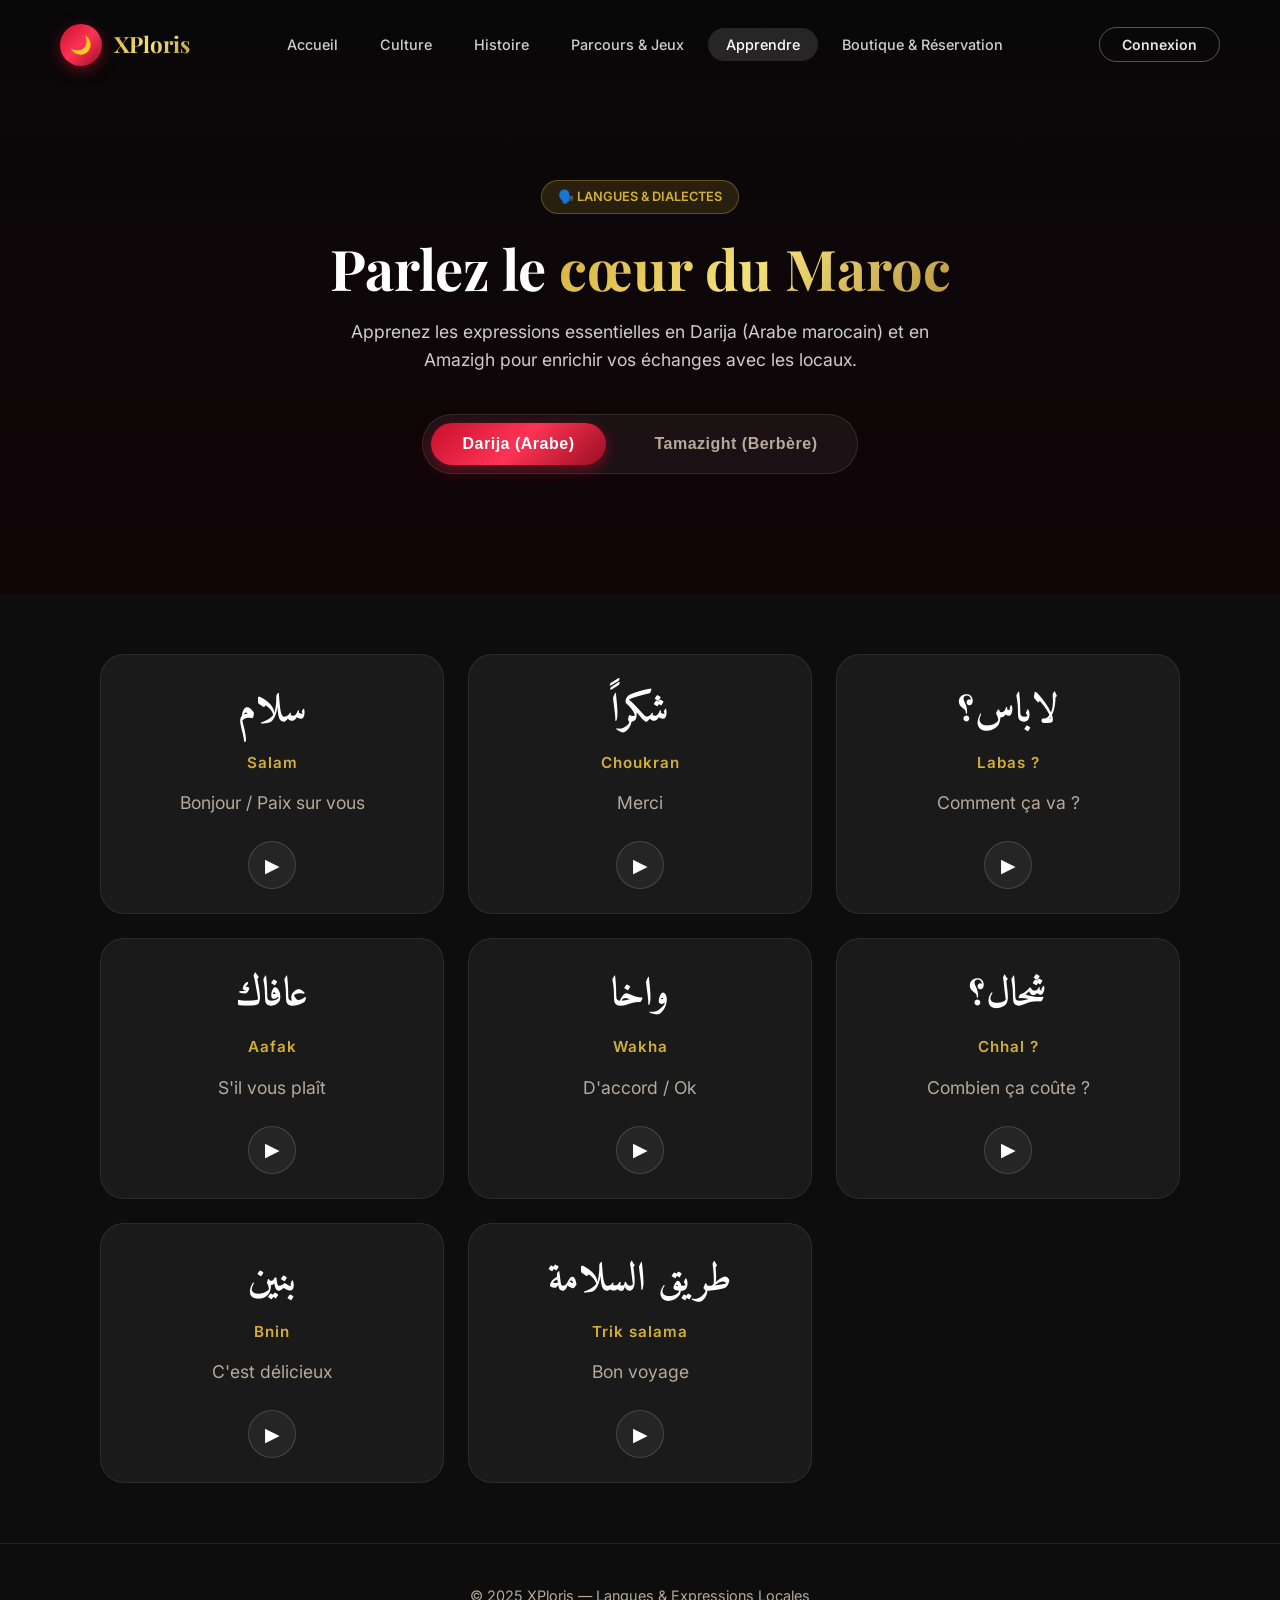
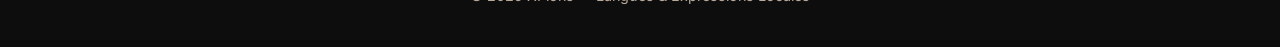
<file: learn.html>
<!DOCTYPE html>
<html lang="fr" dir="ltr">
<head>
  <meta charset="UTF-8">
  <meta name="viewport" content="width=device-width, initial-scale=1.0">
  <title>Apprendre — Langues Marocaines</title>
  <style>
    @import url('css/style.css');
    .learn-hero {
      position: relative;
      padding: 180px 60px 80px;
      text-align: center;
      background: linear-gradient(180deg, rgba(8,8,8,1) 0%, rgba(18,5,8,1) 100%);
      min-height: 480px;
      display: flex;
      flex-direction: column;
      justify-content: center;
      align-items: center;
    }
    .learn-hero-bg {
      position: absolute; inset:0;
      background: url('https://i.pinimg.com/736x/36/12/dd/3612ddd61a60751001da41877c37d4c1.jpg') center/cover;
      opacity: 0.15;
    }

    .lang-tabs {
      display: flex; gap: 16px; margin: 40px auto;
      background: rgba(255,255,255,0.05); padding: 8px; border-radius: 50px;
      border: 1px solid rgba(255,255,255,0.1); width: fit-content; position: relative; z-index: 5;
    }

    .lang-tab {
      padding: 12px 32px; border-radius: 50px;
      font-weight: 600; font-size: 1rem; cursor: pointer;
      color: var(--text-secondary); transition: var(--transition);
      border: none; background: transparent; letter-spacing: 0.5px;
    }

    .lang-tab:hover { color: white; }
    .lang-tab.active { background: var(--gradient-red); color: white; box-shadow: 0 4px 15px rgba(200,16,46,0.5); }

    .vocab-container {
      max-width: 1200px; margin: 0 auto; padding: 60px;
      min-height: 50vh;
    }

    .vocab-grid {
      display: none;
      grid-template-columns: repeat(auto-fill, minmax(280px, 1fr));
      gap: 24px;
      animation: fadeIn 0.5s ease;
    }

    .vocab-grid.active { display: grid; }

    .vocab-card {
      background: var(--bg-card);
      border: 1px solid var(--border-light);
      border-radius: var(--radius-lg);
      padding: 24px; text-align: center;
      transition: var(--transition);
      position: relative;
      overflow: hidden;
    }

    .vocab-card::before { content: ''; position: absolute; top:0; left:0; right:0; height:4px; opacity:0; transition:var(--transition); }
    .vocab-card.arabic::before { background: var(--gradient-gold); }
    .vocab-card.amazigh::before { background: var(--gradient-red); }

    .vocab-card:hover { transform: translateY(-4px); box-shadow: 0 10px 30px rgba(0,0,0,0.3); border-color: rgba(255,255,255,0.2); }
    .vocab-card:hover::before { opacity: 1; }

    .word-foreign { font-family: 'Amiri', serif; font-size: 2.5rem; font-weight: 700; color: white; margin-bottom: 8px; }
    .word-phonetic { font-size: 0.95rem; color: var(--secondary); margin-bottom: 14px; font-weight: 600; font-family: 'Inter', sans-serif; letter-spacing: 1px; }
    .word-french { font-size: 1.1rem; color: var(--text-secondary); margin-bottom: 24px; }

    .btn-audio {
      width: 48px; height: 48px; border-radius: 50%;
      background: rgba(255,255,255,0.05); border: 1px solid rgba(255,255,255,0.15);
      color: white; font-size: 1.2rem; cursor: pointer;
      display: flex; align-items: center; justify-content: center;
      margin: 0 auto; transition: var(--transition);
    }

    .btn-audio:hover { background: rgba(212,175,55,0.2); border-color: var(--secondary); color: var(--secondary); transform: scale(1.1); }

    .arabespace { margin-top:20px; font-family:'Playfair Display',serif; font-size:1.8rem; font-weight:700; color:white; }

    @keyframes fadeIn {
      from { opacity: 0; transform: translateY(15px); }
      to { opacity: 1; transform: translateY(0); }
    }
  </style>
</head>
<body style="background:var(--bg-dark); color:var(--text-primary); font-family:'Inter',sans-serif;">

  <!-- UNIFIED NAV -->
  <nav class="unified-nav" id="main-nav">
    <a href="index.html" class="brand">
      <div class="brand-icon">🌙</div>
      <span class="brand-name">XPloris</span>
    </a>
    <ul>
      <li><a href="index.html">Accueil</a></li>
      <li><a href="culture.html">Culture</a></li>
      <li><a href="histoire.html">Histoire</a></li>
      <li><a href="parcours.html">Parcours & Jeux</a></li>
      <li><a href="learn.html" class="active">Apprendre</a></li>
      <li><a href="booking.html">Boutique & Réservation</a></li>
    </ul>
    <div>
      <a href="login.html" class="nav-auth-btn">Connexion</a>
    </div>
  </nav>

  <!-- HERO -->
  <section class="learn-hero">
    <div class="learn-hero-bg"></div>
    <div style="position:relative; z-index:10;">
      <div class="hero-badge" style="display:inline-block; padding:6px 16px; border-radius:50px; background:rgba(212,175,55,0.15); border:1px solid rgba(212,175,55,0.35); color:var(--secondary); font-size:0.8rem; font-weight:600; text-transform:uppercase; margin-bottom:20px;">🗣️ Langues & Dialectes</div>
      <h1 class="hero-main-title" style="font-family:'Playfair Display',serif; font-size:3.5rem; font-weight:700; color:white; line-height:1.2; margin-bottom:16px;">
        Parlez le <span style="background:var(--gradient-gold);-webkit-background-clip:text;-webkit-text-fill-color:transparent;">cœur du Maroc</span>
      </h1>
      <p style="color:rgba(255,255,255,0.8); font-size:1.1rem; line-height:1.6; max-width:600px; margin:0 auto;">
        Apprenez les expressions essentielles en Darija (Arabe marocain) et en Amazigh pour enrichir vos échanges avec les locaux.
      </p>

      <div class="lang-tabs">
        <button class="lang-tab active" onclick="switchLang('darija')">Darija (Arabe)</button>
        <button class="lang-tab" onclick="switchLang('amazigh')">Tamazight (Berbère)</button>
      </div>
    </div>
  </section>

  <!-- VOCABULARY SECTION -->
  <section class="vocab-container">
    
    <!-- DARIJA GRID -->
    <div class="vocab-grid active" id="grid-darija">
      <div class="vocab-card arabic">
        <div class="word-foreign">سلام</div>
        <div class="word-phonetic">Salam</div>
        <div class="word-french">Bonjour / Paix sur vous</div>
        <button class="btn-audio" onclick="playAudio(this)">▶</button>
      </div>
      <div class="vocab-card arabic">
        <div class="word-foreign">شكراً</div>
        <div class="word-phonetic">Choukran</div>
        <div class="word-french">Merci</div>
        <button class="btn-audio" onclick="playAudio(this)">▶</button>
      </div>
      <div class="vocab-card arabic">
        <div class="word-foreign">لاباس؟</div>
        <div class="word-phonetic">Labas ?</div>
        <div class="word-french">Comment ça va ?</div>
        <button class="btn-audio" onclick="playAudio(this)">▶</button>
      </div>
      <div class="vocab-card arabic">
        <div class="word-foreign">عافاك</div>
        <div class="word-phonetic">Aafak</div>
        <div class="word-french">S'il vous plaît</div>
        <button class="btn-audio" onclick="playAudio(this)">▶</button>
      </div>
      <div class="vocab-card arabic">
        <div class="word-foreign">واخا</div>
        <div class="word-phonetic">Wakha</div>
        <div class="word-french">D'accord / Ok</div>
        <button class="btn-audio" onclick="playAudio(this)">▶</button>
      </div>
      <div class="vocab-card arabic">
        <div class="word-foreign">شحال؟</div>
        <div class="word-phonetic">Chhal ?</div>
        <div class="word-french">Combien ça coûte ?</div>
        <button class="btn-audio" onclick="playAudio(this)">▶</button>
      </div>
      <div class="vocab-card arabic">
        <div class="word-foreign">بنين</div>
        <div class="word-phonetic">Bnin</div>
        <div class="word-french">C'est délicieux</div>
        <button class="btn-audio" onclick="playAudio(this)">▶</button>
      </div>
      <div class="vocab-card arabic">
        <div class="word-foreign">طريق السلامة</div>
        <div class="word-phonetic">Trik salama</div>
        <div class="word-french">Bon voyage</div>
        <button class="btn-audio" onclick="playAudio(this)">▶</button>
      </div>
    </div>

    <!-- AMAZIGH GRID -->
    <div class="vocab-grid" id="grid-amazigh">
      <div class="vocab-card amazigh">
        <div class="word-foreign">ⴰⵣⵓⵍ</div>
        <div class="word-phonetic">Azul</div>
        <div class="word-french">Bonjour</div>
        <button class="btn-audio" onclick="playAudio(this)">▶</button>
      </div>
      <div class="vocab-card amazigh">
        <div class="word-foreign">ⵜⴰⵏⵎⵎⵉⵔⵜ</div>
        <div class="word-phonetic">Tanemmirt</div>
        <div class="word-french">Merci</div>
        <button class="btn-audio" onclick="playAudio(this)">▶</button>
      </div>
      <div class="vocab-card amazigh">
        <div class="word-foreign">ⵎⴰⵏⵉⴽ ⴰⵏⵜⴳⵉⵜ?</div>
        <div class="word-phonetic">Manik antgit ?</div>
        <div class="word-french">Comment vas-tu ?</div>
        <button class="btn-audio" onclick="playAudio(this)">▶</button>
      </div>
      <div class="vocab-card amazigh">
        <div class="word-foreign">ᱤⵢⵢⴰ</div>
        <div class="word-phonetic">Iyya</div>
        <div class="word-french">Oui</div>
        <button class="btn-audio" onclick="playAudio(this)">▶</button>
      </div>
      <div class="vocab-card amazigh">
        <div class="word-foreign">ⵓⵀⵓ</div>
        <div class="word-phonetic">Uhu</div>
        <div class="word-french">Non</div>
        <button class="btn-audio" onclick="playAudio(this)">▶</button>
      </div>
      <div class="vocab-card amazigh">
        <div class="word-foreign">ⵎⵏⵛⴽ ⴰⵢⴰ؟</div>
        <div class="word-phonetic">Mnck aya ?</div>
        <div class="word-french">Combien ?</div>
        <button class="btn-audio" onclick="playAudio(this)">▶</button>
      </div>
      <div class="vocab-card amazigh">
        <div class="word-foreign">ⵉⴼⵓⵍⴽⵉ</div>
        <div class="word-phonetic">Ifulki</div>
        <div class="word-french">C'est beau / C'est bon</div>
        <button class="btn-audio" onclick="playAudio(this)">▶</button>
      </div>
      <div class="vocab-card amazigh">
        <div class="word-foreign">ⴰⵔ ⵜⵓⴼⴰⵜ</div>
        <div class="word-phonetic">Ar tufat</div>
        <div class="word-french">À bientôt</div>
        <button class="btn-audio" onclick="playAudio(this)">▶</button>
      </div>
    </div>

  </section>

  <!-- FOOTER -->
  <footer style="background:var(--bg-dark); border-top:1px solid var(--border-light); padding:40px 60px; text-align:center;">
    <p style="color:var(--text-secondary); font-size:0.9rem;">© 2025 XPloris — Langues & Expressions Locales</p>
  </footer>

  <script>
    window.addEventListener('scroll', () => {
      const nav = document.getElementById('main-nav');
      if(window.scrollY > 60) nav.classList.add('scrolled');
      else nav.classList.remove('scrolled');
    });

    function switchLang(lang) {
      document.querySelectorAll('.lang-tab').forEach(b => b.classList.remove('active'));
      event.target.classList.add('active');
      
      document.querySelectorAll('.vocab-grid').forEach(g => g.classList.remove('active'));
      document.getElementById('grid-' + lang).classList.add('active');
    }

    function playAudio(btn) {
      // Simulate audio playing
      btn.style.color = 'var(--secondary)';
      btn.style.borderColor = 'var(--secondary)';
      btn.textContent = '🔊';
      
      setTimeout(() => {
        btn.style.color = '';
        btn.style.borderColor = '';
        btn.textContent = '▶';
      }, 1500);
    }
  </script>
</body>
</html>
</file>
<file: css/style.css>
/* ==========================================
   MOROCCO TRAVEL APP - GLOBAL STYLES
   ========================================== */

@import url('https://fonts.googleapis.com/css2?family=Playfair+Display:wght@400;600;700;900&family=Inter:wght@300;400;500;600;700&family=Amiri:wght@400;700&display=swap');

:root {
  /* Morocco Color Palette */
  --primary: #C8102E;      /* Moroccan Red */
  --primary-dark: #9A0E23;
  --primary-light: #FF3355;
  --secondary: #D4AF37;    /* Gold */
  --secondary-dark: #B8963E;
  --accent: #2C7A7B;       /* Teal */
  --accent2: #E76F51;      /* Terracotta */
  --bg-dark: #0D0D0D;
  --bg-card: #1A1A1A;
  --bg-glass: rgba(255,255,255,0.05);
  --text-primary: #F5F0E8;
  --text-secondary: #B8A99A;
  --text-muted: #6B5B4E;
  --border: rgba(212,175,55,0.2);
  --border-light: rgba(255,255,255,0.08);
  --shadow: 0 20px 60px rgba(0,0,0,0.5);
  --shadow-gold: 0 0 30px rgba(212,175,55,0.3);
  --gradient-hero: linear-gradient(135deg, #0D0D0D 0%, #1A0A0A 50%, #0D0D0D 100%);
  --gradient-gold: linear-gradient(135deg, #D4AF37, #F4E07A, #B8963E);
  --gradient-red: linear-gradient(135deg, #C8102E, #FF3355, #9A0E23);
  --radius: 16px;
  --radius-sm: 8px;
  --radius-lg: 24px;
  --transition: all 0.3s cubic-bezier(0.4, 0, 0.2, 1);
}

* {
  margin: 0;
  padding: 0;
  box-sizing: border-box;
}

html {
  scroll-behavior: smooth;
}

body {
  font-family: 'Inter', sans-serif;
  background: var(--bg-dark);
  color: var(--text-primary);
  overflow-x: hidden;
  line-height: 1.6;
}

/* ---- SCROLLBAR ---- */
::-webkit-scrollbar { width: 6px; }
::-webkit-scrollbar-track { background: var(--bg-dark); }
::-webkit-scrollbar-thumb { background: var(--primary); border-radius: 3px; }

/* ---- UNIFIED NAVBAR ---- */
.unified-nav {
  position: absolute;
  top: 0; left: 0; right: 0;
  z-index: 1000;
  display: flex;
  align-items: center;
  justify-content: space-between;
  padding: 24px 60px;
  transition: var(--transition);
}

.unified-nav.scrolled {
  position: fixed;
  background: rgba(13,13,13,0.95);
  backdrop-filter: blur(10px);
  padding: 16px 60px;
  border-bottom: 1px solid var(--border-light);
}

.unified-nav .brand {
  display: flex; align-items: center; gap: 12px; text-decoration: none;
}

.unified-nav .brand-icon {
  width: 42px; height: 42px; border-radius: 50%;
  background: var(--gradient-red); display: flex; align-items: center;
  justify-content: center; font-size: 1.1rem;
  box-shadow: 0 4px 14px rgba(200,16,46,0.5);
}

.unified-nav .brand-name {
  font-family: 'Playfair Display', serif; font-size: 1.4rem; font-weight: 700;
  background: var(--gradient-gold); -webkit-background-clip: text;
  -webkit-text-fill-color: transparent; background-clip: text;
}

.unified-nav ul { display:flex; gap:6px; list-style:none; }
.unified-nav ul a {
  color: rgba(255,255,255,0.8); text-decoration:none; font-size:0.9rem;
  font-weight: 500; padding: 8px 18px; border-radius: 50px;
  transition: var(--transition);
}

.unified-nav ul a:hover, .unified-nav ul a.active {
  background: rgba(255,255,255,0.12); color: white;
}

.nav-auth-btn {
  color: rgba(255,255,255,0.9);
  text-decoration: none;
  border: 1px solid rgba(255,255,255,0.3);
  padding: 8px 22px;
  border-radius: 50px;
  font-size: 0.88rem;
  font-weight: 600;
  transition: var(--transition);
}

.nav-auth-btn:hover { background: rgba(255,255,255,0.1); }

@media(max-width:1024px) {
  .unified-nav { padding: 20px 32px; }
  .unified-nav.scrolled { padding: 14px 32px; }
}
@media(max-width:768px) {
  .unified-nav ul { display: none; }
}

/* ---- APP HERO CONTAINER (Based on Image) ---- */
.app-hero-container {
  height: calc(100vh - 40px);
  margin: 20px;
  border-radius: 32px;
  position: relative;
  overflow: hidden;
  display: flex;
  flex-direction: column;
  background-image: url('../assets/images/marrakech.png'); /* Will override with sand dune later if possible */
  background-size: cover;
  background-position: center;
}

.app-hero-container::before {
  content: '';
  position: absolute;
  inset: 0;
  background: linear-gradient(180deg, rgba(0,0,0,0.3) 0%, rgba(0,0,0,0.1) 40%, rgba(0,0,0,0.6) 100%);
  pointer-events: none;
}

/* NAV */
.app-hero-nav {
  position: relative;
  z-index: 10;
  display: flex;
  align-items: center;
  justify-content: space-between;
  padding: 30px 40px;
}

.nav-brand {
  display: flex;
  align-items: center;
  gap: 12px;
  color: white;
  font-family: 'Inter', sans-serif;
  font-weight: 500;
  font-size: 1.1rem;
}

.logo-box {
  display: flex;
  gap: 4px;
}

.logo-box .box1, .logo-box .box2 {
  width: 14px;
  height: 14px;
  border-radius: 3px;
}
.logo-box .box1 { background: white; opacity: 0.9; }
.logo-box .box2 { border: 2px solid white; background: transparent; }

.app-hero-nav .nav-links {
  display: flex;
  gap: 30px;
  list-style: none;
}

.app-hero-nav .nav-links a {
  color: rgba(255,255,255,0.8);
  text-decoration: none;
  font-size: 0.95rem;
  transition: var(--transition);
}

.app-hero-nav .nav-links a:hover {
  color: white;
}

.nav-actions .nav-icon-btn {
  background: transparent;
  border: 1px solid rgba(255,255,255,0.3);
  color: white;
  width: 40px; height: 40px;
  border-radius: 12px;
  display: flex; align-items: center; justify-content: center;
  cursor: pointer;
  backdrop-filter: blur(5px);
  transition: var(--transition);
}
.nav-actions .nav-icon-btn:hover { background: rgba(255,255,255,0.1); }

/* MAIN HERO CONTENT */
.app-hero-main {
  position: relative;
  z-index: 10;
  flex: 1;
  display: flex;
  padding: 40px;
  align-items: flex-end;
  justify-content: space-between;
  gap: 40px;
}

.app-hero-text {
  max-width: 500px;
  margin-bottom: 20px;
}

.hero-huge-title {
  font-family: 'Playfair Display', serif;
  font-size: 6rem;
  font-weight: 400;
  color: white;
  line-height: 1;
  margin-bottom: 20px;
  letter-spacing: -2px;
}

.hero-subtext {
  color: rgba(255,255,255,0.9);
  font-size: 0.9rem;
  line-height: 1.6;
  margin-bottom: 30px;
  text-shadow: 0 2px 4px rgba(0,0,0,0.5);
}

.hero-btns-group {
  display: flex;
  gap: 16px;
  align-items: center;
  margin-bottom: 40px;
}

.btn-glass {
  background: rgba(255,255,255,0.15);
  border: 1px solid rgba(255,255,255,0.2);
  backdrop-filter: blur(10px);
  color: white;
  padding: 12px 24px;
  border-radius: 30px;
  display: flex;
  align-items: center;
  gap: 16px;
  font-size: 0.95rem;
  cursor: pointer;
  transition: var(--transition);
}

.btn-glass:hover {
  background: rgba(255,255,255,0.25);
}

.play-icon {
  width: 28px; height: 28px;
  border-radius: 50%;
  border: 1px solid white;
  display: flex; align-items: center; justify-content: center;
  font-size: 0.7rem;
}

.hero-pager {
  display: flex;
  align-items: center;
  gap: 20px;
}

.pager-text {
  color: white;
  font-size: 1.8rem;
  font-weight: 300;
}
.pager-total {
  font-size: 1rem;
  color: rgba(255,255,255,0.6);
}

.pager-arrows {
  display: flex;
  gap: 10px;
}

.pager-btn {
  background: transparent;
  border: 1px solid rgba(255,255,255,0.3);
  color: white;
  width: 36px; height: 36px;
  border-radius: 10px;
  cursor: pointer;
  display: flex; align-items: center; justify-content: center;
  backdrop-filter: blur(5px);
  transition: var(--transition);
}
.pager-btn:hover { background: rgba(255,255,255,0.1); }

/* HERO CARDS */
.app-hero-cards {
  display: flex;
  gap: 16px;
  align-items: flex-end;
}

.hero-glass-card {
  width: 200px;
  height: 280px;
  border-radius: 20px;
  background: rgba(255,255,255,0.1);
  padding: 8px;
  position: relative;
  display: flex;
  flex-direction: column;
  justify-content: flex-end;
  cursor: pointer;
  transition: transform 0.3s ease;
  overflow: hidden;
}

.hero-glass-card:hover {
  transform: translateY(-10px);
}

.hero-glass-card img {
  position: absolute;
  inset: 0;
  width: 100%;
  height: 100%;
  object-fit: cover;
  border-radius: 16px;
  z-index: 1;
}

.hero-glass-card::before {
  content: '';
  position: absolute;
  inset: 0;
  background: linear-gradient(0deg, rgba(0,0,0,0.8) 0%, transparent 60%);
  z-index: 2;
  border-radius: 16px;
}

.card-bottom {
  position: relative;
  z-index: 3;
  padding: 12px;
  display: flex;
  align-items: center;
  justify-content: space-between;
}

.card-lbl {
  color: white;
  font-size: 0.9rem;
  font-weight: 500;
}

.card-acts {
  display: flex;
  gap: 6px;
}

.btn-card-explore {
  background: rgba(255,255,255,0.2);
  border: none;
  color: white;
  padding: 6px 12px;
  border-radius: 8px;
  font-size: 0.75rem;
  cursor: pointer;
  backdrop-filter: blur(5px);
}

.btn-bookmark {
  background: transparent;
  border: 1px solid rgba(255,255,255,0.3);
  color: white;
  width: 26px; height: 26px;
  border-radius: 6px;
  display: flex; align-items: center; justify-content: center;
  font-size: 0.7rem;
  cursor: pointer;
  backdrop-filter: blur(5px);
}



.hero-stats {
  display: flex;
  gap: 40px;
  margin-top: 60px;
  animation: fadeInUp 0.6s ease 0.4s both;
}

.stat-item {
  text-align: center;
}

.stat-number {
  font-family: 'Playfair Display', serif;
  font-size: 2rem;
  font-weight: 700;
  background: var(--gradient-gold);
  -webkit-background-clip: text;
  -webkit-text-fill-color: transparent;
  background-clip: text;
}

.stat-label {
  font-size: 0.8rem;
  color: var(--text-muted);
  text-transform: uppercase;
  letter-spacing: 1px;
  margin-top: 4px;
}

/* ---- BUTTONS ---- */
.btn {
  display: inline-flex;
  align-items: center;
  justify-content: center;
  gap: 8px;
  padding: 14px 28px;
  border-radius: 50px;
  font-weight: 600;
  font-size: 0.95rem;
  cursor: pointer;
  text-decoration: none;
  border: none;
  transition: var(--transition);
  letter-spacing: 0.3px;
  white-space: nowrap;
}

.btn-primary {
  background: var(--gradient-red);
  color: white;
  box-shadow: 0 4px 20px rgba(200,16,46,0.3);
}

.btn-primary:hover {
  transform: translateY(-3px);
  box-shadow: 0 8px 30px rgba(200,16,46,0.5);
}

.btn-gold {
  background: var(--gradient-gold);
  color: #1A0A0A;
  box-shadow: 0 4px 20px rgba(212,175,55,0.3);
}

.btn-gold:hover {
  transform: translateY(-3px);
  box-shadow: 0 8px 30px rgba(212,175,55,0.5);
}

.btn-outline {
  background: transparent;
  color: var(--text-primary);
  border: 1px solid var(--border);
}

.btn-outline:hover {
  background: var(--bg-glass);
  border-color: var(--secondary);
  color: var(--secondary);
  transform: translateY(-2px);
}

.btn-sm {
  padding: 8px 18px;
  font-size: 0.85rem;
}

.btn-lg {
  padding: 16px 36px;
  font-size: 1rem;
}

/* ---- SECTION ---- */
.section {
  padding: 100px 32px;
  max-width: 1200px;
  margin: 0 auto;
}

.section-header {
  text-align: center;
  margin-bottom: 60px;
}

.section-badge {
  display: inline-block;
  background: rgba(212,175,55,0.1);
  border: 1px solid rgba(212,175,55,0.3);
  color: var(--secondary);
  padding: 4px 14px;
  border-radius: 50px;
  font-size: 0.78rem;
  font-weight: 600;
  letter-spacing: 1.5px;
  text-transform: uppercase;
  margin-bottom: 14px;
}

.section-title {
  font-family: 'Playfair Display', serif;
  font-size: clamp(1.8rem, 4vw, 2.8rem);
  font-weight: 700;
  margin-bottom: 16px;
  line-height: 1.2;
}

.section-title .gold {
  background: var(--gradient-gold);
  -webkit-background-clip: text;
  -webkit-text-fill-color: transparent;
  background-clip: text;
}

.section-desc {
  color: var(--text-secondary);
  font-size: 1rem;
  max-width: 600px;
  margin: 0 auto;
  line-height: 1.7;
}

/* ---- CARDS ---- */
.card {
  background: var(--bg-card);
  border: 1px solid var(--border-light);
  border-radius: var(--radius);
  overflow: hidden;
  transition: var(--transition);
  position: relative;
}

.card:hover {
  transform: translateY(-6px);
  border-color: var(--border);
  box-shadow: var(--shadow);
}

.card-image {
  width: 100%;
  height: 220px;
  object-fit: cover;
  display: block;
}

.card-body {
  padding: 20px;
}

.card-badge {
  display: inline-block;
  background: rgba(200,16,46,0.15);
  color: var(--primary-light);
  font-size: 0.73rem;
  font-weight: 600;
  padding: 3px 10px;
  border-radius: 50px;
  text-transform: uppercase;
  letter-spacing: 0.5px;
  margin-bottom: 10px;
}

.card-title {
  font-family: 'Playfair Display', serif;
  font-size: 1.2rem;
  font-weight: 600;
  margin-bottom: 8px;
  color: var(--text-primary);
}

.card-text {
  color: var(--text-secondary);
  font-size: 0.9rem;
  line-height: 1.6;
}

/* ---- GRID ---- */
.grid-3 {
  display: grid;
  grid-template-columns: repeat(3, 1fr);
  gap: 24px;
}

.grid-2 {
  display: grid;
  grid-template-columns: repeat(2, 1fr);
  gap: 24px;
}

/* ---- DIVIDER ---- */
.divider {
  width: 60px;
  height: 3px;
  background: var(--gradient-gold);
  margin: 12px auto 0;
  border-radius: 2px;
}

/* ---- GEOMETRIC DECORATIONS ---- */
.geo-bg {
  position: fixed;
  top: 0;
  left: 0;
  right: 0;
  bottom: 0;
  z-index: -1;
  overflow: hidden;
  pointer-events: none;
}

.geo-circle {
  position: absolute;
  border-radius: 50%;
  filter: blur(80px);
  opacity: 0.06;
}

.geo-circle-1 {
  width: 600px;
  height: 600px;
  background: var(--primary);
  top: -200px;
  right: -100px;
}

.geo-circle-2 {
  width: 400px;
  height: 400px;
  background: var(--secondary);
  bottom: -100px;
  left: -100px;
}

/* ---- PATTERN ---- */
.arabesque-pattern {
  position: absolute;
  inset: 0;
  background-image: url("data:image/svg+xml,%3Csvg width='60' height='60' viewBox='0 0 60 60' xmlns='http://www.w3.org/2000/svg'%3E%3Cg fill='none' fill-rule='evenodd'%3E%3Cg fill='%23D4AF37' fill-opacity='0.04'%3E%3Cpath d='M36 34v-4h-2v4h-4v2h4v4h2v-4h4v-2h-4zm0-30V0h-2v4h-4v2h4v4h2V6h4V4h-4zM6 34v-4H4v4H0v2h4v4h2v-4h4v-2H6zM6 4V0H4v4H0v2h4v4h2V6h4V4H6z'/%3E%3C/g%3E%3C/g%3E%3C/svg%3E");
  pointer-events: none;
  opacity: 0.5;
}

/* ---- FOOTER ---- */
.footer {
  background: #0A0A0A;
  border-top: 1px solid var(--border);
  padding: 60px 32px 30px;
}

.footer-grid {
  max-width: 1200px;
  margin: 0 auto;
  display: grid;
  grid-template-columns: 2fr 1fr 1fr 1fr;
  gap: 40px;
  margin-bottom: 40px;
}

.footer-brand .logo-text {
  font-family: 'Playfair Display', serif;
  font-size: 1.3rem;
  font-weight: 700;
  background: var(--gradient-gold);
  -webkit-background-clip: text;
  -webkit-text-fill-color: transparent;
  background-clip: text;
}

.footer-desc {
  color: var(--text-muted);
  font-size: 0.88rem;
  margin-top: 12px;
  line-height: 1.7;
}

.footer-heading {
  font-weight: 600;
  font-size: 0.9rem;
  color: var(--secondary);
  text-transform: uppercase;
  letter-spacing: 1px;
  margin-bottom: 16px;
}

.footer-links {
  list-style: none;
  display: flex;
  flex-direction: column;
  gap: 10px;
}

.footer-links a {
  color: var(--text-muted);
  text-decoration: none;
  font-size: 0.88rem;
  transition: var(--transition);
}

.footer-links a:hover {
  color: var(--secondary);
}

.footer-bottom {
  max-width: 1200px;
  margin: 0 auto;
  padding-top: 24px;
  border-top: 1px solid var(--border-light);
  display: flex;
  justify-content: space-between;
  align-items: center;
}

.footer-copy {
  color: var(--text-muted);
  font-size: 0.82rem;
}

/* ---- ANIMATIONS ---- */
@keyframes fadeInUp {
  from { opacity: 0; transform: translateY(30px); }
  to { opacity: 1; transform: translateY(0); }
}

@keyframes fadeIn {
  from { opacity: 0; }
  to { opacity: 1; }
}

@keyframes pulse {
  0%, 100% { transform: scale(1); }
  50% { transform: scale(1.05); }
}

@keyframes shimmer {
  0% { background-position: -200% center; }
  100% { background-position: 200% center; }
}

@keyframes float {
  0%, 100% { transform: translateY(0); }
  50% { transform: translateY(-15px); }
}

.animate-fade-up {
  opacity: 0;
  transform: translateY(30px);
  transition: opacity 0.6s ease, transform 0.6s ease;
}

.animate-fade-up.visible {
  opacity: 1;
  transform: translateY(0);
}

/* ---- GLASS CARD ---- */
.glass-card {
  background: rgba(255,255,255,0.03);
  border: 1px solid var(--border-light);
  backdrop-filter: blur(10px);
  border-radius: var(--radius);
  padding: 28px;
}

/* ---- TAGS ---- */
.tag {
  display: inline-flex;
  align-items: center;
  gap: 4px;
  background: rgba(212,175,55,0.1);
  border: 1px solid rgba(212,175,55,0.25);
  color: var(--secondary);
  padding: 4px 12px;
  border-radius: 50px;
  font-size: 0.78rem;
  font-weight: 500;
}

/* ---- TOOLTIP ---- */
.tooltip {
  position: relative;
}

.tooltip::after {
  content: attr(data-tip);
  position: absolute;
  bottom: calc(100% + 8px);
  left: 50%;
  transform: translateX(-50%);
  background: var(--bg-card);
  color: var(--text-primary);
  font-size: 0.78rem;
  padding: 6px 12px;
  border-radius: var(--radius-sm);
  border: 1px solid var(--border);
  white-space: nowrap;
  opacity: 0;
  pointer-events: none;
  transition: var(--transition);
}

.tooltip:hover::after { opacity: 1; }

/* ---- MAP SECTION ---- */
#map-container {
  width: 100%;
  height: 500px;
  border-radius: var(--radius-lg);
  overflow: hidden;
  border: 1px solid var(--border);
  box-shadow: var(--shadow);
}

.leaflet-container {
  background: #1a1a1a !important;
}

/* ---- RESPONSIVE ---- */
@media (max-width: 1024px) {
  .grid-3 { grid-template-columns: repeat(2, 1fr); }
  .footer-grid { grid-template-columns: repeat(2, 1fr); }
}

@media (max-width: 768px) {
  .navbar { padding: 14px 20px; }

  .nav-links {
    display: none;
    position: fixed;
    top: 0;
    left: 0;
    right: 0;
    bottom: 0;
    background: rgba(13,13,13,0.98);
    flex-direction: column;
    justify-content: center;
    align-items: center;
    gap: 16px;
    z-index: 999;
  }

  .nav-links.open { display: flex; }
  .nav-links a { font-size: 1.1rem; padding: 12px 24px; }

  .hamburger { display: flex; z-index: 1001; }

  .grid-3, .grid-2 { grid-template-columns: 1fr; }

  .section { padding: 70px 20px; }

  .hero-content { padding: 100px 20px 50px; }

  .hero-stats { gap: 24px; flex-wrap: wrap; }

  .footer-grid { grid-template-columns: 1fr; }

  .footer-bottom { flex-direction: column; gap: 8px; text-align: center; }
}
</file>
